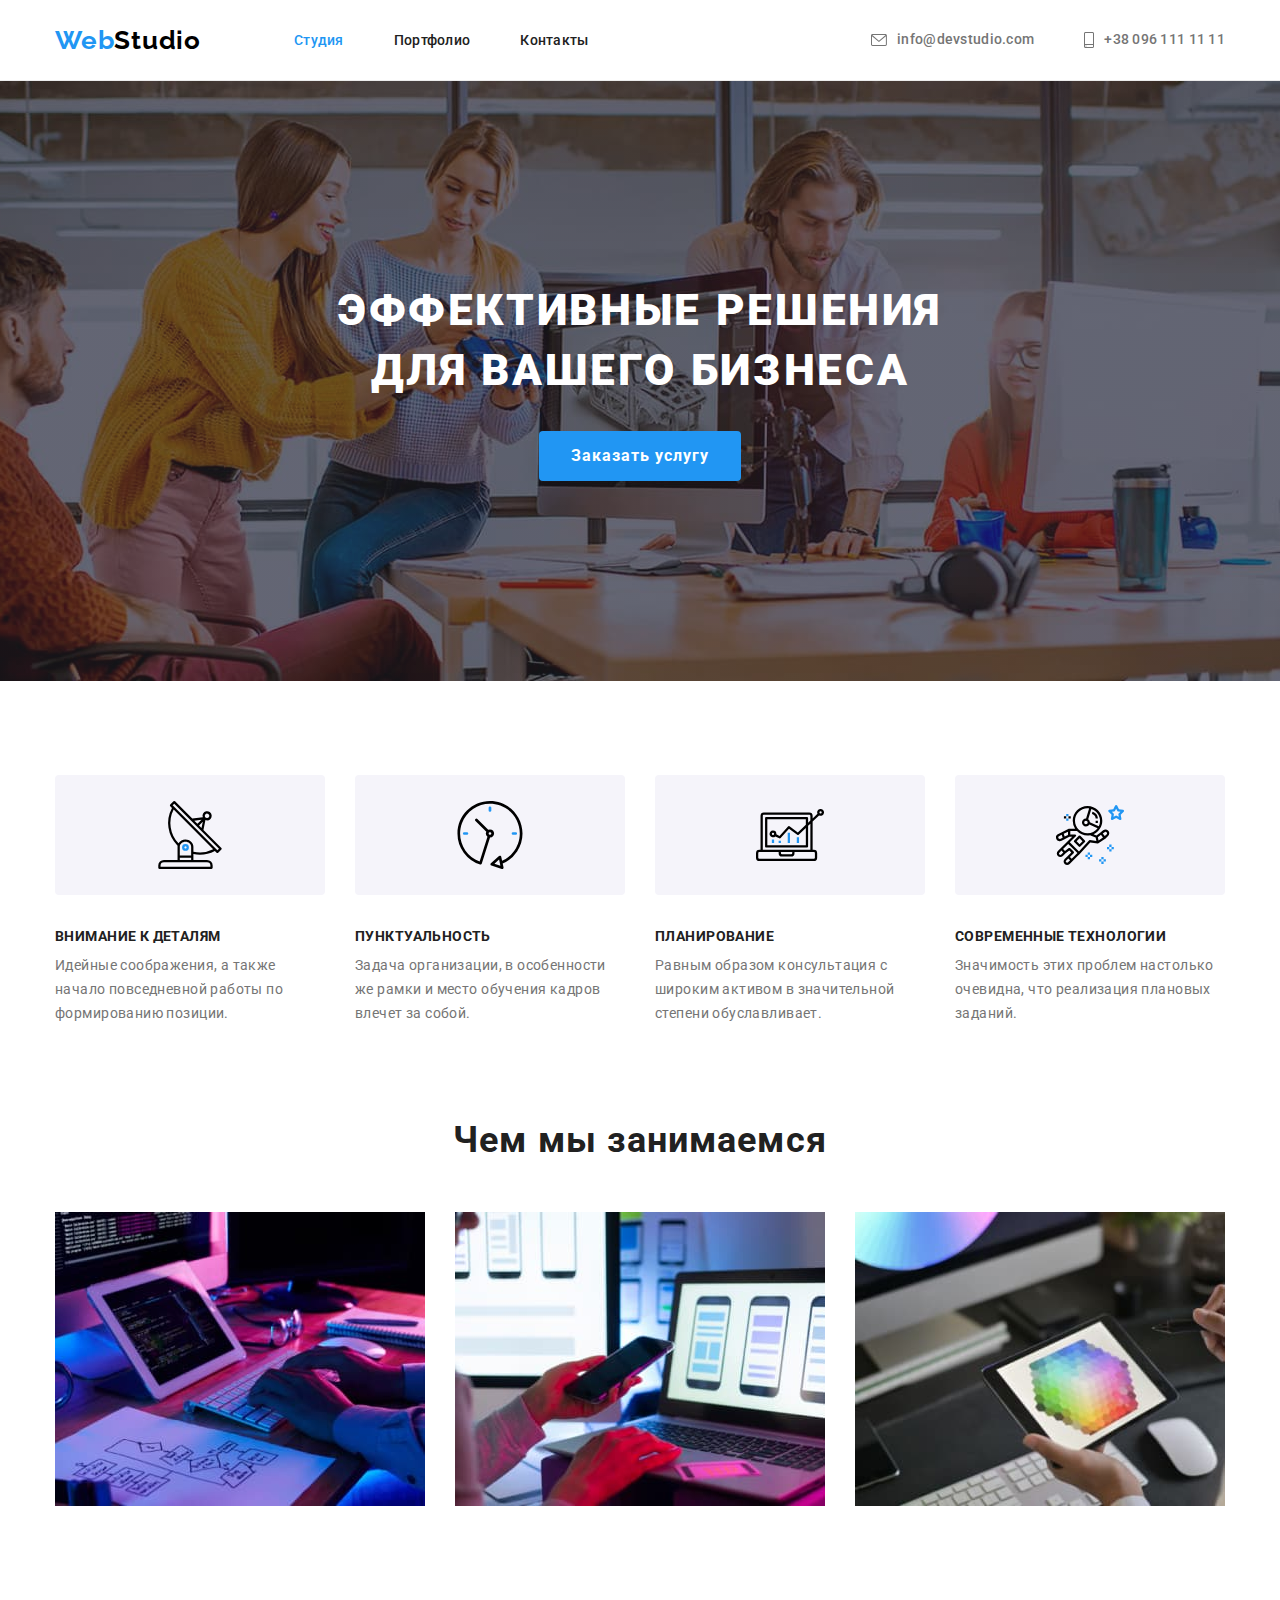
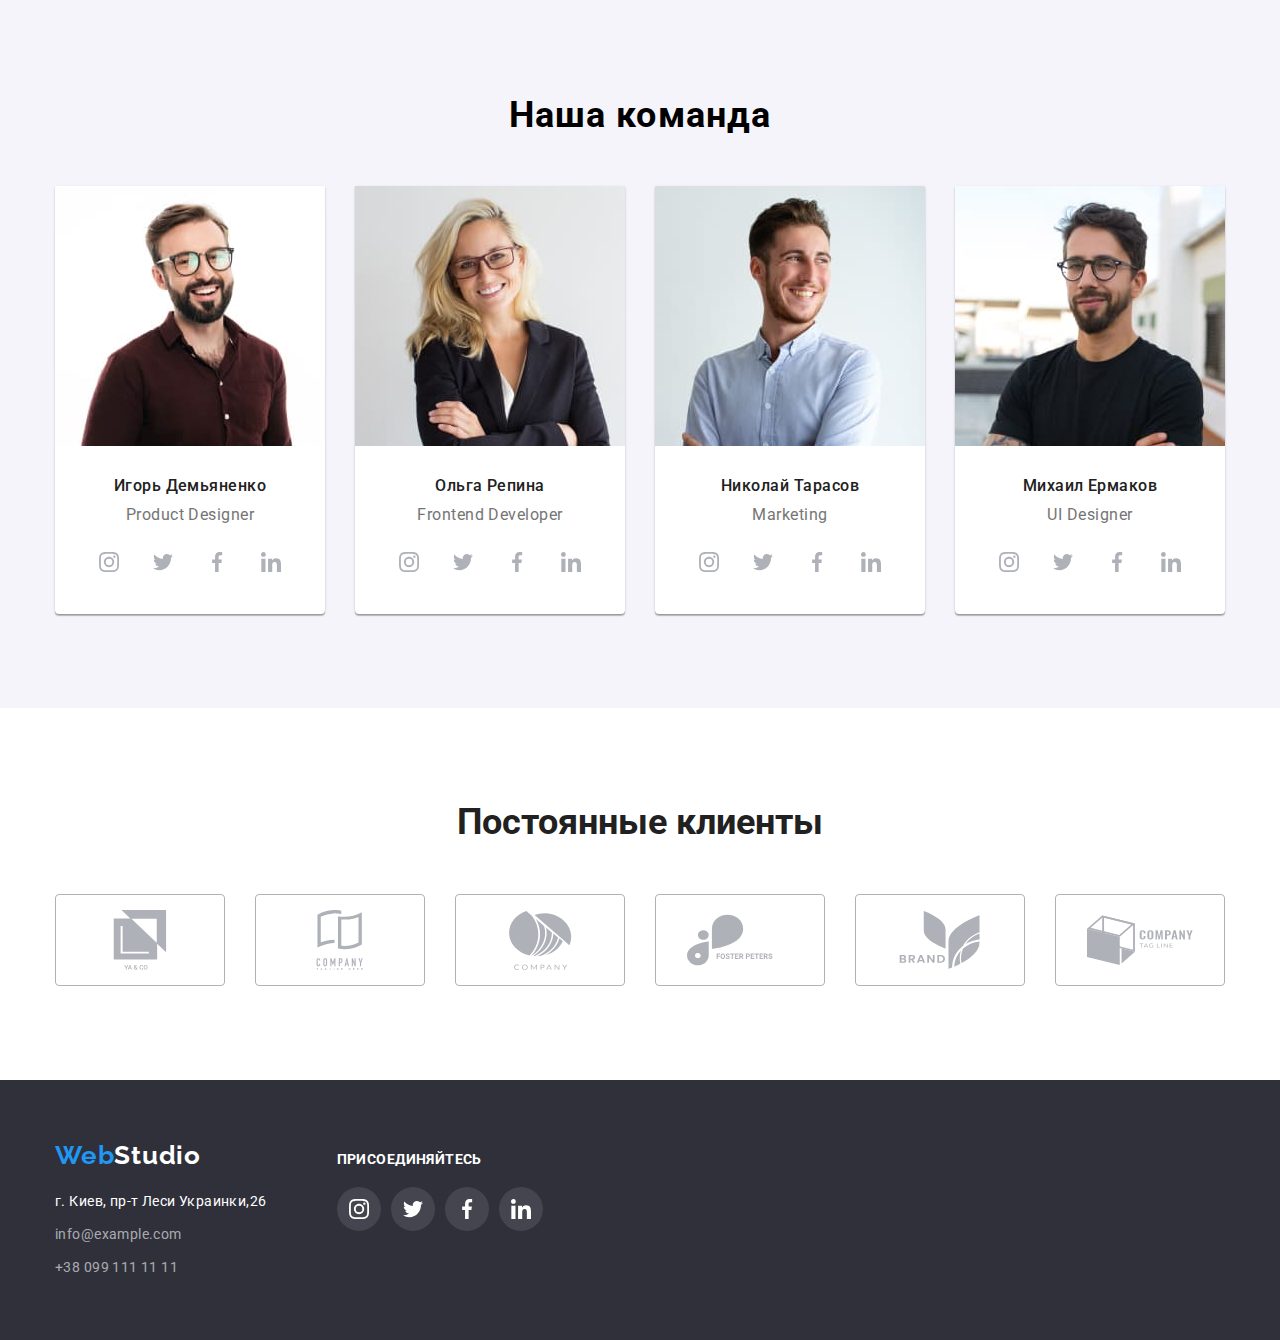
<file: index.html>
<!DOCTYPE html>
<html lang="ru">
  <head>
    <meta charset="UTF-8" />
    <meta http-equiv="X-UA-Compatible" content="IE=edge" />
    <meta name="viewport" content="width=device-width, initial-scale=1.0" />
    <title>Document</title>
    <link
      rel="stylesheet"
      href="https://cdn.jsdelivr.net/npm/modern-normalize@1.1.0/modern-normalize.min.css"
    />
    <link rel="stylesheet" href="./css/styles.css" />
    <link rel="preconnect" href="https://fonts.googleapis.com" />
    <link rel="preconnect" href="https://fonts.gstatic.com" crossorigin />
    <link
      href="https://fonts.googleapis.com/css2?family=Raleway:wght@700&family=Roboto:wght@400;500;700;900&display=swap"
      rel="stylesheet"
    />
  </head>
  <body>
    <header>
      <div class="container page-header-container">
        <nav class="header-navigation">
          <a href="./index.html" class="logo">Web<span class="logo-studio">Studio</span></a>
          <ul class="navigation-links">
            <li><a href="./index.html" class="links-header current">Студия</a></li>
            <li><a href="./portfolio.html" class="links-header">Портфолио</a></li>
            <li><a href="./contacts.html" class="links-header">Контакты</a></li>
          </ul>
        </nav>
        <ul class="header-contacts">
          <li>
            <div class="contacts">
              <a href="mailto:info@devstudio.com" class="links-header"
                ><svg class="icon-letter" width="16" height="14">
                  <use href="./images/icons.svg#icon-letter"></use></svg
                >info@devstudio.com</a
              >
            </div>
          </li>
          <li>
            <div class="contacts">
              <a href="tel:+380961111111" class="links-header"
                ><svg class="icon-phone" width="10" height="16">
                  <use href="./images/icons.svg#icon-smartphone"></use>
                </svg>
                +38 096 111 11 11</a
              >
            </div>
          </li>
        </ul>
      </div>
    </header>
    <main>
      <section class="hero section">
        <div class="container hero-img-button">
          <h1 class="hero-title">Эффективные решения для вашего бизнеса</h1>
          <button type="button" class="button-hero">Заказать услугу</button>
        </div>
      </section>
      <section class="advantage section">
        <div class="container">
          <h2 class="visually-hidden">преимущества</h2>
          <ul class="our-advantage">
            <li>
              <div class="items-advantage">
                <svg class="icons-advantage">
                  <use href="./images/icons.svg#icon-antenna"></use>
                  <!-- width="65px" height="70px" -->
                </svg>
              </div>
              <h3>Внимание к деталям</h3>
              <p>
                Идейные соображения, а также начало повседневной работы по формированию позиции.
              </p>
            </li>
            <li>
              <div class="items-advantage">
                <svg class="icons-advantage">
                  <use href="./images/icons.svg#icon-clock "></use>
                  <!-- width="67px" height="70px" -->
                </svg>
              </div>
              <h3>Пунктуальность</h3>
              <p>
                Задача организации, в особенности же рамки и место обучения кадров влечет за собой.
              </p>
            </li>
            <li>
              <div class="items-advantage">
                <svg class="icons-advantage">
                  <use href="./images/icons.svg#icon-diagram"></use>
                  <!-- width="70px" height="54px" -->
                </svg>
              </div>
              <h3>Планирование</h3>
              <p>
                Равным образом консультация с широким активом в значительной степени обуславливает.
              </p>
            </li>
            <li>
              <div class="items-advantage">
                <svg class="icons-advantage">
                  <use href="./images/icons.svg#icon-astronaut"></use>
                  <!-- width="70px" height="70px" -->
                </svg>
              </div>
              <h3>Современные технологии</h3>
              <p>Значимость этих проблем настолько очевидна, что реализация плановых заданий.</p>
            </li>
          </ul>
        </div>
      </section>
      <section class="work section">
        <div class="container">
          <h2 class="work-title">Чем мы занимаемся</h2>
          <ul class="our-work">
            <li>
              <img
                src="./images/img2.jpg"
                alt="процесс создания сайта,приложения"
                width="370"
                height="294"
              />
            </li>
            <li>
              <img
                src="./images/img3.jpg"
                alt="оптимизация сайта для потребителей"
                width="370"
                height="294"
              />
            </li>
            <li>
              <img
                src="./images/img4.jpg"
                alt="сопоставление всех за и против"
                width="370"
                height="294"
              />
            </li>
          </ul>
        </div>
      </section>
      <section class="team section">
        <div class="container">
          <h2 class="title-team">Наша команда</h2>
          <ul class="our-team">
            <li>
              <img src="./images/img5.jpg" alt="фото Игорь Демьяненко" width="270" height="260" />
              <div class="info-team">
                <h3 class="team-img-titles">Игорь Демьяненко</h3>
                <p lang="en">Product Designer</p>

                <ul class="social-list-team">
                  <li class="social-items-team">
                    <a href="" class="social-links-team"
                      ><svg class="social-team-icons" width="20px" height="20px">
                        <use href="./images/icons.svg#icon-instagram"></use></svg
                    ></a>
                  </li>
                  <li class="social-items-team">
                    <a href="" class="social-links-team"
                      ><svg class="social-team-icons" width="20px" height="20px">
                        <use href="./images/icons.svg#icon-twitter"></use></svg
                    ></a>
                  </li>
                  <li class="social-items-team">
                    <a href="" class="social-links-team"
                      ><svg class="social-team-icons" width="20px" height="20px">
                        <use href="./images/icons.svg#icon-facebook"></use></svg
                    ></a>
                  </li>
                  <li class="social-items-team">
                    <a href="" class="social-links-team"
                      ><svg class="social-team-icons" width="20px" height="20px">
                        <use href="./images/icons.svg#icon-linkedin"></use></svg
                    ></a>
                  </li>
                </ul>
              </div>
            </li>
            <li>
              <img src="./images/img6.jpg" alt="фото Ольга Репина" width="270" height="260" />
              <div class="info-team">
                <h3 class="team-img-titles">Ольга Репина</h3>
                <p lang="en">Frontend Developer</p>

                <ul class="social-list-team">
                  <li class="social-items-team">
                    <a href="" class="social-links-team"
                      ><svg class="social-team-icons" width="20px" height="20px">
                        <use href="./images/icons.svg#icon-instagram"></use></svg
                    ></a>
                  </li>
                  <li class="social-items-team">
                    <a href="" class="social-links-team"
                      ><svg class="social-team-icons" width="20px" height="20px">
                        <use href="./images/icons.svg#icon-twitter"></use></svg
                    ></a>
                  </li>
                  <li class="social-items-team">
                    <a href="" class="social-links-team"
                      ><svg class="social-team-icons" width="20px" height="20px">
                        <use href="./images/icons.svg#icon-facebook"></use></svg
                    ></a>
                  </li>
                  <li class="social-items-team">
                    <a href="" class="social-links-team"
                      ><svg class="social-team-icons" width="20px" height="20px">
                        <use href="./images/icons.svg#icon-linkedin"></use></svg
                    ></a>
                  </li>
                </ul>
              </div>
            </li>
            <li>
              <img src="./images/img7.jpg" alt="фото Николай Тарасов" width="270" height="260" />
              <div class="info-team">
                <h3 class="team-img-titles">Николай Тарасов</h3>
                <p lang="en">Marketing</p>

                <ul class="social-list-team">
                  <li class="social-items-team">
                    <a href="" class="social-links-team"
                      ><svg class="social-team-icons" width="20px" height="20px">
                        <use href="./images/icons.svg#icon-instagram"></use></svg
                    ></a>
                  </li>
                  <li class="social-items-team">
                    <a href="" class="social-links-team"
                      ><svg class="social-team-icons" width="20px" height="20px">
                        <use href="./images/icons.svg#icon-twitter"></use></svg
                    ></a>
                  </li>
                  <li class="social-items-team">
                    <a href="" class="social-links-team"
                      ><svg class="social-team-icons" width="20px" height="20px">
                        <use href="./images/icons.svg#icon-facebook"></use></svg
                    ></a>
                  </li>
                  <li class="social-items-team">
                    <a href="" class="social-links-team"
                      ><svg class="social-team-icons" width="20px" height="20px">
                        <use href="./images/icons.svg#icon-linkedin"></use></svg
                    ></a>
                  </li>
                </ul>
              </div>
            </li>
            <li>
              <img src="./images/img8.jpg" alt="фото Михаил Ермаков" width="270" height="260" />
              <div class="info-team">
                <h3 class="team-img-titles">Михаил Ермаков</h3>
                <p lang="en">UI Designer</p>

                <ul class="social-list-team">
                  <li class="social-items-team">
                    <a href="" class="social-links-team"
                      ><svg class="social-team-icons" width="20px" height="20px">
                        <use href="./images/icons.svg#icon-instagram"></use></svg
                    ></a>
                  </li>
                  <li class="social-items-team">
                    <a href="" class="social-links-team"
                      ><svg class="social-team-icons" width="20px" height="20px">
                        <use href="./images/icons.svg#icon-twitter"></use></svg
                    ></a>
                  </li>
                  <li class="social-items-team">
                    <a href="" class="social-links-team"
                      ><svg class="social-team-icons" width="20px" height="20px">
                        <use href="./images/icons.svg#icon-facebook"></use></svg
                    ></a>
                  </li>
                  <li class="social-items-team">
                    <a href="" class="social-links-team"
                      ><svg class="social-team-icons" width="20px" height="20px">
                        <use href="./images/icons.svg#icon-linkedin"></use></svg
                    ></a>
                  </li>
                </ul>
              </div>
            </li>
          </ul>
        </div>
      </section>
      <section class="our-clients section">
        <div class="clients container">
          <h2 class="clients-title">Постоянные клиенты</h2>
          <ul class="list-clients">
            <li class="clients-items">
              <a href="" class="links-clients">
                <svg class="clients-icon" width="106" height="60">
                  <use href="./images/icons.svg#icon-group" class="icons"></use>
                </svg>
              </a>
            </li>
            <li class="clients-items">
              <a href="" class="links-clients">
                <svg class="clients-icon" width="106" height="60">
                  <use href="./images/icons.svg#icon-group2"></use>
                </svg>
              </a>
            </li>
            <li class="clients-items">
              <a href="" class="links-clients">
                <svg class="clients-icon" width="106" height="60">
                  <use href="./images/icons.svg#icon-group3"></use>
                </svg>
              </a>
            </li>
            <li class="clients-items">
              <a href="" class="links-clients">
                <svg class="clients-icon" width="106" height="60">
                  <use href="./images/icons.svg#icon-group4"></use>
                </svg>
              </a>
            </li>
            <li class="clients-items">
              <a href="" class="links-clients">
                <svg class="clients-icon" width="106" height="60">
                  <use href="./images/icons.svg#icon-group5"></use>
                </svg>
              </a>
            </li>
            <li class="clients-items">
              <a href="" class="links-clients">
                <svg class="clients-icon" width="106" height="60">
                  <use href="./images/icons.svg#icon-group6"></use>
                </svg>
              </a>
            </li>
          </ul>
        </div>
      </section>
    </main>
    <footer>
      <div class="container footer-links">
        <div>
          <a href="./index.html" class="logo">Web<span class="logo-studio-footer">Studio</span></a>
          <address>
            <ul class="links-address">
              <li>
                <a
                  href="https://goo.gl/maps/tHjSm2KnyTcFrMC39"
                  target="_blank"
                  rel="noreferrer noopener"
                  style="color: white"
                  >г. Киев, пр-т Леси Украинки,26</a
                >
              </li>
              <li>
                <a href="mailto:info@example.com" target="_blank" rel="noreferrer noopener"
                  >info@example.com</a
                >
              </li>
              <li>
                <a href="tel:+380991111111" target="_blank" rel="noreferrer noopener"
                  >+38 099 111 11 11</a
                >
              </li>
            </ul>
          </address>
        </div>
        <div class="social-links-footer">
          <h2 class="visually-hidden">присоеденяйтесь</h2>
          <div class="social-links-box">
            <p class="footer-list-title">присоединяйтесь</p>
            <ul class="social-links-list">
              <li class="social-list-items-footer">
                <a href="" class="social-links-items-footer">
                  <svg class="social-list-icons-footer" width="20px" height="20px">
                    <use href="./images/icons.svg#icon-instagram"></use>
                  </svg>
                </a>
              </li>
              <li class="social-list-items-footer">
                <a href="" class="social-links-items-footer">
                  <svg class="social-list-icons-footer" width="20px" height="20px">
                    <use href="./images/icons.svg#icon-twitter"></use>
                  </svg>
                </a>
              </li>
              <li class="social-list-items-footer">
                <a href="" class="social-links-items-footer">
                  <svg class="social-list-icons-footer" width="20px" height="20px">
                    <use href="./images/icons.svg#icon-facebook"></use>
                  </svg>
                </a>
              </li>
              <li class="social-list-items-footer">
                <a href="" class="social-links-items-footer">
                  <svg class="social-list-icons-footer" width="20px" height="20px">
                    <use href="./images/icons.svg#icon-linkedin"></use>
                  </svg>
                </a>
              </li>
            </ul>
          </div>
        </div>
      </div>
    </footer>
  </body>
</html>
</file>
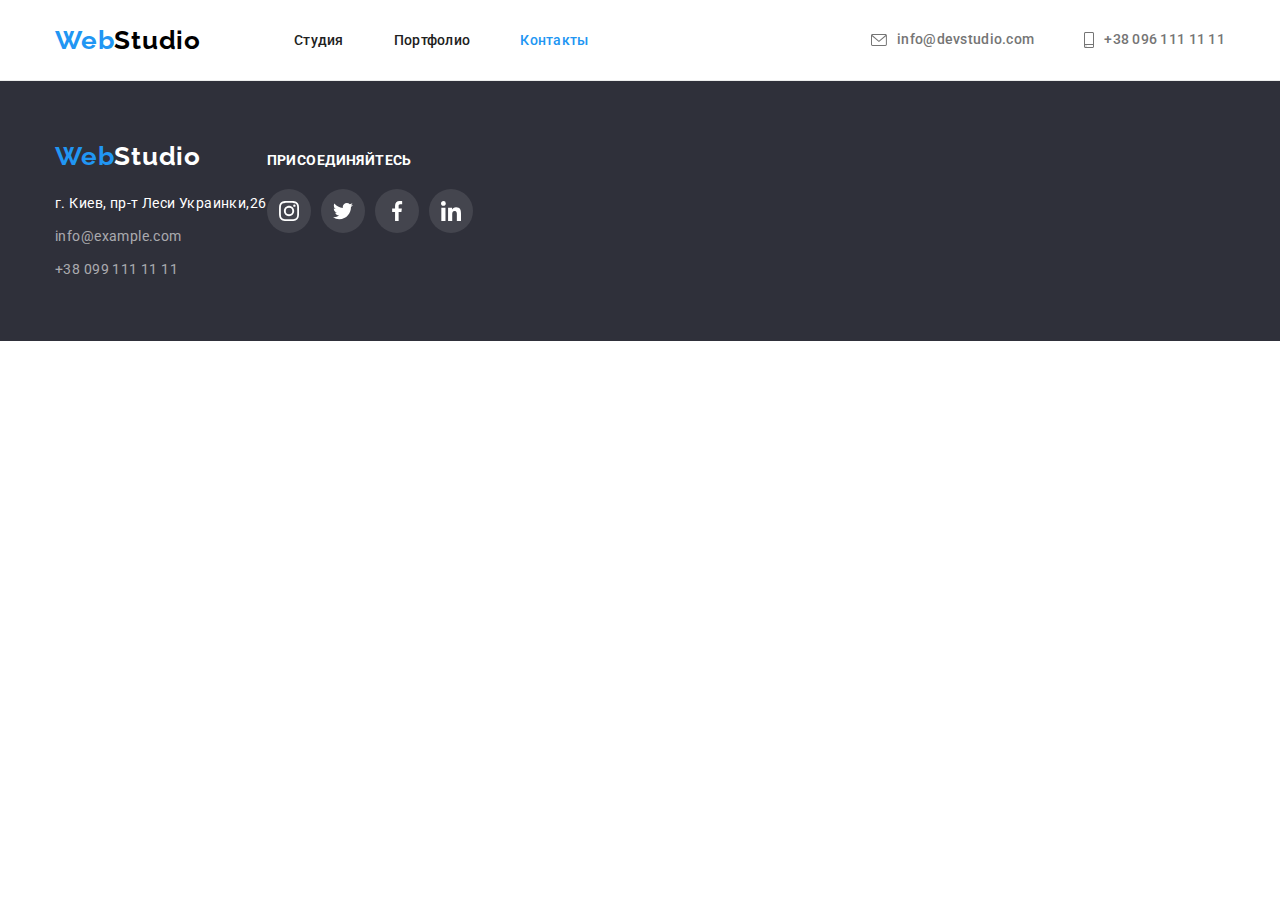
<file: contacts.html>
<!DOCTYPE html>
<html lang="ru">
  <head>
    <meta charset="UTF-8" />
    <meta http-equiv="X-UA-Compatible" content="IE=edge" />
    <meta name="viewport" content="width=device-width, initial-scale=1.0" />
    <title>Document</title>
    <link
      rel="stylesheet"
      href="https://cdn.jsdelivr.net/npm/modern-normalize@1.1.0/modern-normalize.min.css"
    />
    <link rel="stylesheet" href="./css/styles.css" />
    <link rel="preconnect" href="https://fonts.googleapis.com" />
    <link rel="preconnect" href="https://fonts.gstatic.com" crossorigin />
    <link
      href="https://fonts.googleapis.com/css2?family=Raleway:wght@700&family=Roboto:wght@400;500;700;900&display=swap"
      rel="stylesheet"
    />
  </head>
  <body>
    <header>
      <div class="container page-header-container">
        <nav class="header-navigation">
          <a href="./index.html" class="logo">Web<span class="logo-studio">Studio</span></a>
          <ul class="navigation-links">
            <li><a href="./index.html" class="links-header">Студия</a></li>
            <li><a href="./portfolio.html" class="links-header">Портфолио</a></li>
            <li><a href="./contacts.html" class="links-header current">Контакты</a></li>
          </ul>
        </nav>
        <ul class="header-contacts">
          <li>
            <div class="contacts">
              <a href="mailto:info@devstudio.com" class="links-header"
                ><svg class="icon-letter" width="16" height="14">
                  <use href="./images/icons.svg#icon-letter"></use></svg
                >info@devstudio.com</a
              >
            </div>
          </li>
          <li>
            <div class="contacts">
              <a href="tel:+380961111111" class="links-header"
                ><svg class="icon-phone" width="10" height="16">
                  <use href="./images/icons.svg#icon-smartphone"></use>
                </svg>
                +38 096 111 11 11</a
              >
            </div>
          </li>
        </ul>
      </div>
    </header>
    <footer>
      <div class="container footer-links">
        <div>
          <a href="./index.html" class="logo">Web<span class="logo-studio-footer">Studio</span></a>
          <address>
            <ul class="links-address">
              <li>
                <a
                  href="https://goo.gl/maps/tHjSm2KnyTcFrMC39"
                  target="_blank"
                  rel="noreferrer noopener"
                  style="color: white"
                  >г. Киев, пр-т Леси Украинки,26</a
                >
              </li>
              <li>
                <a href="mailto:info@example.com" target="_blank" rel="noreferrer noopener"
                  >info@example.com</a
                >
              </li>
              <li>
                <a href="tel:+380991111111" target="_blank" rel="noreferrer noopener"
                  >+38 099 111 11 11</a
                >
              </li>
            </ul>
          </address>
        </div>
        <divclass="social-links-footer">
          <h2 class="visually-hidden">присоеденяйтесь</h2>
          <div class="social-links-box">
            <p class="footer-list-title">присоединяйтесь</p>
            <ul class="social-links-list">
              <li class="social-list-items-footer">
                <a href="" class="social-links-items-footer">
                  <svg class="social-list-icons-footer" width="20px" height="20px">
                    <use href="./images/icons.svg#icon-instagram"></use>
                  </svg>
                </a>
              </li>
              <li class="social-list-items-footer">
                <a href="" class="social-links-items-footer">
                  <svg class="social-list-icons-footer" width="20px" height="20px">
                    <use href="./images/icons.svg#icon-twitter"></use>
                  </svg>
                </a>
              </li>
              <li class="social-list-items-footer">
                <a href="" class="social-links-items-footer">
                  <svg class="social-list-icons-footer" width="20px" height="20px">
                    <use href="./images/icons.svg#icon-facebook"></use>
                  </svg>
                </a>
              </li>
              <li class="social-list-items-footer">
                <a href="" class="social-links-items-footer">
                  <svg class="social-list-icons-footer" width="20px" height="20px">
                    <use href="./images/icons.svg#icon-linkedin"></use>
                  </svg>
                </a>
              </li>
            </ul>
          </div>
        </div>
      </div>
    </footer>
  </body>
</html>
</file>
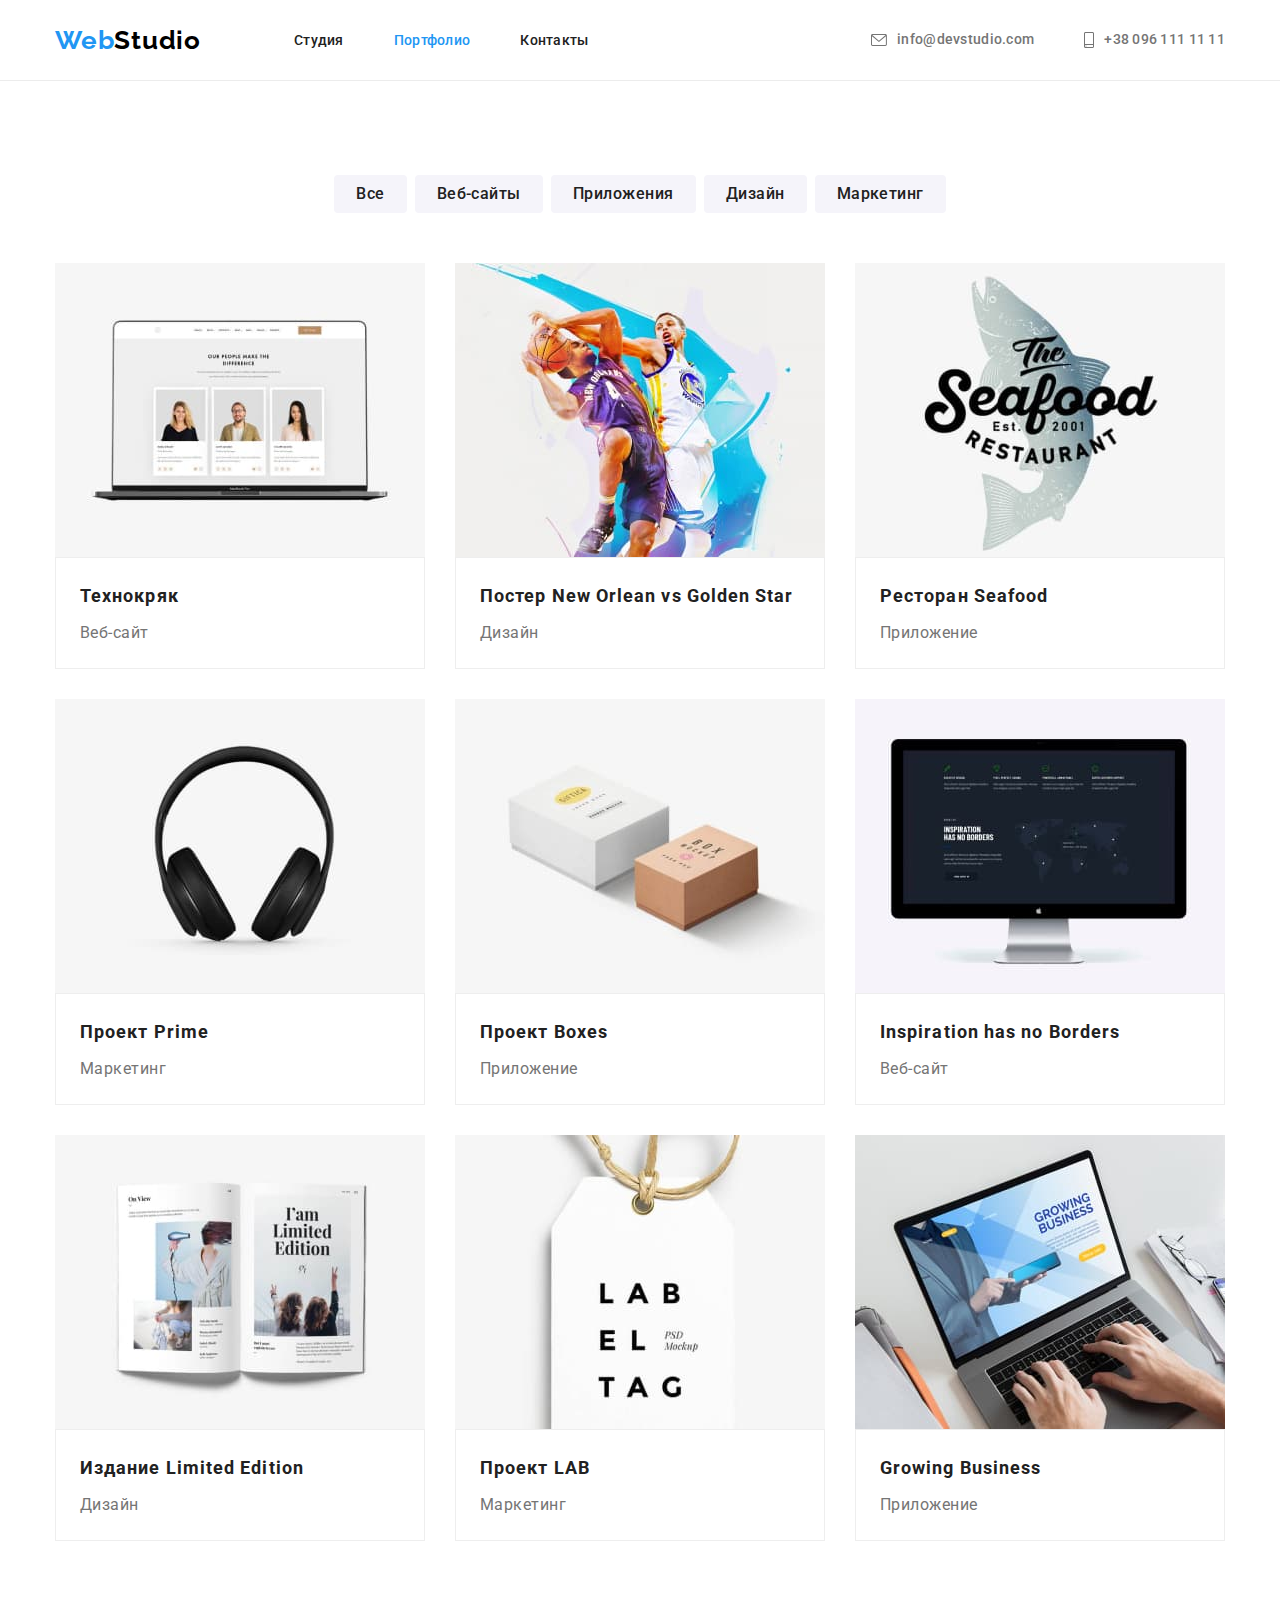
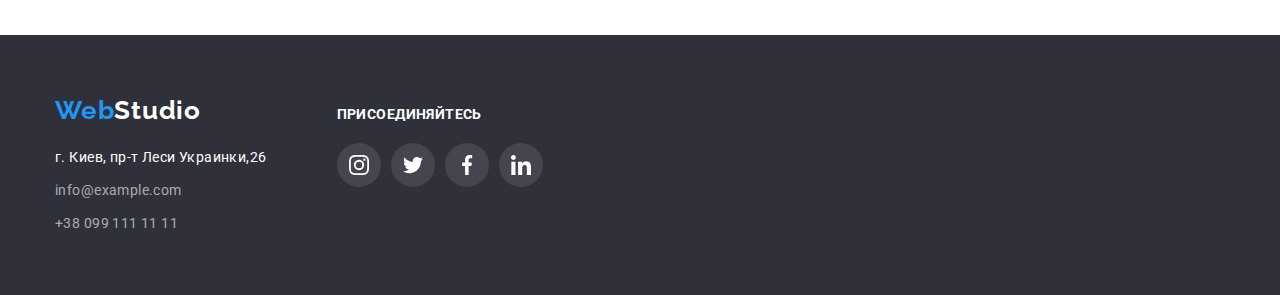
<file: portfolio.html>
<!DOCTYPE html>
<html lang="ru">
  <head>
    <meta charset="UTF-8" />
    <meta http-equiv="X-UA-Compatible" content="IE=edge" />
    <meta name="viewport" content="width=device-width, initial-scale=1.0" />
    <title>Document</title>
    <link
      rel="stylesheet"
      href="https://cdn.jsdelivr.net/npm/modern-normalize@1.1.0/modern-normalize.min.css"
    />
    <link rel="stylesheet" href="./css/styles.css" />
    <link rel="preconnect" href="https://fonts.googleapis.com" />
    <link rel="preconnect" href="https://fonts.gstatic.com" crossorigin />
    <link
      href="https://fonts.googleapis.com/css2?family=Raleway:wght@700&family=Roboto:wght@400;500;700;900&display=swap"
      rel="stylesheet"
    />
  </head>
  <body>
    <header>
      <div class="container page-header-container">
        <nav class="header-navigation">
          <a href="./index.html" class="logo">Web<span class="logo-studio">Studio</span></a>
          <ul class="navigation-links">
            <li><a href="./index.html" class="links-header">Студия</a></li>
            <li><a href="./portfolio.html" class="links-header current">Портфолио</a></li>
            <li><a href="./contacts.html" class="links-header">Контакты</a></li>
          </ul>
        </nav>
        <ul class="header-contacts">
          <li>
            <div class="contacts">
              <a href="mailto:info@devstudio.com" class="links-header"
                ><svg class="icon-letter" width="16" height="14">
                  <use href="./images/icons.svg#icon-letter"></use></svg
                >info@devstudio.com</a
              >
            </div>
          </li>
          <li>
            <div class="contacts">
              <a href="tel:+380961111111" class="links-header"
                ><svg class="icon-phone" width="10" height="16">
                  <use href="./images/icons.svg#icon-smartphone"></use>
                </svg>
                +38 096 111 11 11</a
              >
            </div>
          </li>
        </ul>
      </div>
    </header>
    <main>
      <section class="galery-portfolio section">
        <div class="container">
          <h1 class="visually-hidden">портфолио</h1>
          <!-- <h2 class="visually-hidden">Кнопки</h2> -->
          <ul class="portfolio-menu">
            <li class="portfolio-menu-items">
              <button type="button" class="btn-portfolio-menu">Все</button>
            </li>
            <li class="portfolio-menu-items">
              <button type="button" class="btn-portfolio-menu">Веб-сайты</button>
            </li>
            <li class="portfolio-menu-items">
              <button type="button" class="btn-portfolio-menu">Приложения</button>
            </li>
            <li class="portfolio-menu-items">
              <button type="button" class="btn-portfolio-menu">Дизайн</button>
            </li>
            <li class="portfolio-menu-items">
              <button type="button" class="btn-portfolio-menu">Маркетинг</button>
            </li>
          </ul>
          <!-- <h2 class="visually-hidden">галерея</h2> -->
          <ul class="img-portfolio">
            <li class="img-portfolio-items">
              <a href="" class="img-portfolio-links">
                <img
                  src="./images/img1portfolio.jpg"
                  alt="фото специалистов"
                  width="370"
                  height="294"
                />
                <div class="info-portfolio">
                  <h2>Технокряк</h2>
                  <p>Веб-сайт</p>
                </div>
              </a>
            </li>
            <li class="img-portfolio-items">
              <a href="" class="img-portfolio-links">
                <img
                  src="./images/img2portfolio.jpg"
                  alt="постер с баскетболистамы"
                  width="370"
                  height="294"
                />
                <div class="info-portfolio">
                  <h2>Постер New Orlean vs Golden Star</h2>
                  <p>Дизайн</p>
                </div>
              </a>
            </li>
            <li class="img-portfolio-items">
              <a href="" class="img-portfolio-links">
                <img
                  src="./images/img3portfolio.jpg"
                  alt="созданое приложение"
                  width="370"
                  height="294"
                />
                <div class="info-portfolio">
                  <h2>Ресторан Seafood</h2>
                  <p>Приложение</p>
                </div>
              </a>
            </li>
            <li class="img-portfolio-items">
              <a href="" class="img-portfolio-links">
                <img
                  src="./images/img4portfolio.jpg"
                  alt="реклама наушников"
                  width="370"
                  height="294"
                />
                <div class="info-portfolio">
                  <h2>Проект Prime</h2>
                  <p>Маркетинг</p>
                </div>
              </a>
            </li>
            <li class="img-portfolio-items">
              <a href="" class="img-portfolio-links">
                <img
                  src="./images/img5portfolio.jpg"
                  alt="созданое приложение 2"
                  width="370"
                  height="294"
                />
                <div class="info-portfolio">
                  <h2>Проект Boxes</h2>
                  <p>Приложение</p>
                </div>
              </a>
            </li>
            <li class="img-portfolio-items">
              <a href="" class="img-portfolio-links">
                <img
                  src="./images/img6portfolio.jpg"
                  alt="сделаный вебсайт"
                  width="370"
                  height="294"
                />
                <div class="info-portfolio">
                  <h2>Inspiration has no Borders</h2>
                  <p>Веб-сайт</p>
                </div>
              </a>
            </li>
            <li class="img-portfolio-items">
              <a href="" class="img-portfolio-links">
                <img
                  src="./images/img7portfolio.jpg"
                  alt="созданый дизайн книги"
                  width="370"
                  height="294"
                />
                <div class="info-portfolio">
                  <h2>Издание Limited Edition</h2>
                  <p>Дизайн</p>
                </div>
              </a>
            </li>
            <li class="img-portfolio-items">
              <a href="" class="img-portfolio-links">
                <img src="./images/img8portfolio.jpg" alt="реклама " width="370" height="294" />
                <div class="info-portfolio">
                  <h2>Проект LAB</h2>
                  <p>Маркетинг</p>
                </div>
              </a>
            </li>
            <li class="img-portfolio-items">
              <a href="" class="img-portfolio-links">
                <img
                  src="./images/img9portfolio.jpg"
                  alt="созданое приложение 3"
                  width="370"
                  height="294"
                />
                <div class="info-portfolio">
                  <h2>Growing Business</h2>
                  <p>Приложение</p>
                </div>
              </a>
            </li>
          </ul>
        </div>
      </section>
    </main>
    <footer>
      <div class="container footer-links">
        <div>
          <a href="./index.html" class="logo">Web<span class="logo-studio-footer">Studio</span></a>
          <address>
            <ul class="links-address">
              <li>
                <a
                  href="https://goo.gl/maps/tHjSm2KnyTcFrMC39"
                  target="_blank"
                  rel="noreferrer noopener"
                  style="color: white"
                  >г. Киев, пр-т Леси Украинки,26</a
                >
              </li>
              <li>
                <a href="mailto:info@example.com" target="_blank" rel="noreferrer noopener"
                  >info@example.com</a
                >
              </li>
              <li>
                <a href="tel:+380991111111" target="_blank" rel="noreferrer noopener"
                  >+38 099 111 11 11</a
                >
              </li>
            </ul>
          </address>
        </div>
        <div class="social-links-footer">
          <h2 class="visually-hidden">присоеденяйтесь</h2>
          <div class="social-links-box">
            <p class="footer-list-title">присоединяйтесь</p>
            <ul class="social-links-list">
              <li class="social-list-items-footer">
                <a href="" class="social-links-items-footer">
                  <svg class="social-list-icons-footer" width="20px" height="20px">
                    <use href="./images/icons.svg#icon-instagram"></use>
                  </svg>
                </a>
              </li>
              <li class="social-list-items-footer">
                <a href="" class="social-links-items-footer">
                  <svg class="social-list-icons-footer" width="20px" height="20px">
                    <use href="./images/icons.svg#icon-twitter"></use>
                  </svg>
                </a>
              </li>
              <li class="social-list-items-footer">
                <a href="" class="social-links-items-footer">
                  <svg class="social-list-icons-footer" width="20px" height="20px">
                    <use href="./images/icons.svg#icon-facebook"></use>
                  </svg>
                </a>
              </li>
              <li class="social-list-items-footer">
                <a href="" class="social-links-items-footer">
                  <svg class="social-list-icons-footer" width="20px" height="20px">
                    <use href="./images/icons.svg#icon-linkedin"></use>
                  </svg>
                </a>
              </li>
            </ul>
          </div>
        </div>
      </div>
    </footer>
  </body>
</html>
</file>
<file: css/styles.css>
:root{
    --primary-text-colorry:#212121 ;
--accent-text-color:#2196F3;
--text-color:#757575;
--logo-color-header:#000000;
--color-white:#FFFFFF;
--bgcolor-black:#2F303A;
--adress-color:rgba(255, 255, 255, 0.6);
--background-color: #E5E5E5;
--background-color-team: #F5F4FA;
--font-family-secondary: 'Raleway',sans-serif;
--font-family-primary: 'Roboto',sans-serif;
--icons-color:#AFB1B8;
}

h1,h2,h3,p{
    margin-top: 0;
    margin-bottom: 0;
}
ul,ol{
    padding-left: 0;
        margin-top: 0;
            margin-bottom: 0;
                list-style: none;

}
img{
    display: block;
    max-width: 100%;
    height: auto;
}
.section{
    padding-bottom: 94px;
    padding-top: 94px;
}
.link{
    text-decoration: none;
}
.container{
    margin-left: auto;
    margin-right: auto;
    width: 1200px;
    padding-left: 15px;
    padding-right: 15px;
}
body{
font-family: 'Roboto',
        sans-serif;
        color:var(--primary-text-colorry) ;
    background-color: var(--color-white);
    font-size: 14px;
    letter-spacing:0.03 ;
}
ul {
list-style: none;
}
a {
    text-decoration: none;
}
button {
    cursor:pointer;
    font-family:var(--font-family-primary) ;
border: none;
display: block;
margin: 0 auto;

}
/* ///////////////////header////////////////////////// */
header{border-bottom: 1px solid #ECECEC;}
.page-header-container {
    display: flex;
    align-items: center;
    height: 80px;
    }
.header-navigation{
    display: flex;
align-items: center;

}
.navigation-links{
    display: flex;
    margin-left: 93px;
    gap:50px
}
.navigation-links a:hover,
.navigation-links a:focus{
    color: var(--accent-text-color);
}
.header-contacts{
    display: flex;
        margin-left: auto;
        gap: 50px;
        align-items: center;
        justify-items: center;
}
.contacts{
    display: flex;
justify-content: center;
align-items: center;
}
.links-header:hover ,
.links-header:focus {
    fill:currentColor;
color: var(--accent-text-color);
}

.icon-letter{
    margin-right: 10px;
fill: currentColor;
}
.icon-phone{
    margin-right: 10px;
    fill: currentColor;
}
.header-contacts:first-child{
    margin-right: 50px;
}

.navigation-links a{
    color:var(--primary-text-colorry) ;
font-style: normal;
font-weight: 500;
font-size: 14px;
line-height: 1.14;
letter-spacing: 0.02em;
}
a.current{
color: var(--accent-text-color);

}
.header-contacts a{
    display: flex;
    align-items: center;
    font-style: normal;
        font-weight: 500;
        font-size: 14px;
        line-height: 1.14;
        letter-spacing: 0.02em;
    
        color:var(--text-color,silver);
}
.logo{
    font-family: 'Raleway';
        font-style: normal;
        font-weight: 700;
        font-size: 26px;
        line-height: 1.19;
        letter-spacing: 0.03em;
        text-decoration:none;
        color: var(--accent-text-color);
        }
        .logo-studio{
            color:var(--logo-color-header) ;
        }
.visually-hidden {
                    position: absolute;
                    width: 1px;
                    height: 1px;
                    margin: -1px;
                    border: 0;
                    padding: 0;
        
                    white-space: nowrap;
                    clip-path: inset(100%);
                    clip: rect(0 0 0 0);
                    overflow: hidden;
                }
/* .....................герой..................... */
.hero{
    background-image: linear-gradient(rgba(47, 48, 58, 0.4), rgba(47, 48, 58, 0.4)), url(..//images/bgheroimg.jpg);
        background-repeat: no-repeat;
background-size:cover;
max-width: 1600px;
height: 600px;
margin: 0 auto;
background-position:center;
 padding: 200px 0;
  background-color: #C4C4C4;
}
.hero-title{
        font-weight: 900;
        font-size: 44px;
        line-height: 1.36;
        text-align: center;
        letter-spacing: 0.06em;
        text-transform: uppercase;
        color:var(--color-white,white);

        display: block;
        margin-bottom: 30px;
        margin-left: auto;
        margin-right: auto;

        width: 696px;
        
        
}

.button-hero{
    /* font-style: normal; */
        font-weight: 700;
        font-size: 16px;
        line-height: 1.875;
        text-align: center;
        letter-spacing: 0.06em;    
        color:var(--color-white,white);
        background: var(--accent-text-color,blue);

        padding-top: 10px;
        padding-bottom:10px;
        padding-left: 32px;
        padding-right: 32px;
        border: none;

        display:block;
        min-width: 200px;
        border-radius: 4px;
        margin-left: auto;
        margin-right: auto;
        
}
/* //////////////////переваги//////////////// */
.icons-advantage{
    /* display: flex; */
background: #F5F4FA;
    border-radius: 4px;  
    width: 270px;
    height: 120px;
        padding: 25px 101px;
    /* justify-content: center;
    padding: auto; */
}
/* .items-advantage{
    display: flex;
    flex-direction: column;
    justify-content: center;
        
} */
/* .items-advantage>.icons-advantage { 
    justify-content: center;
    align-items: center;
} */
    .advantage h3{
        font-style: normal;
            font-weight: 700;
            font-size: 14px;
            line-height: 1.143;
            letter-spacing: 0.03em;
            text-transform: uppercase;
            color:var(--primary-text-colorry,black);
    }
    .advantage p{
        font-style: normal;
            font-weight: 400;
            font-size: 14px;
            line-height: 1.7;
            letter-spacing: 0.03em;
            color:var(--text-color,#757575);
    }
    .our-advantage{
        display:flex;
        justify-content: center;
        gap: 30px;

    }
                .our-advantage h3{
                    margin-bottom: 10px;
                }
    .items-advantage{
        width: 270px;
        text-align:start;
            margin-bottom: 30px;

    }
    /* робота */
    .our-work{
display: flex;
flex-wrap: wrap;
gap: 30px;
justify-content: center;
   }
    .work-title{
        font-style: normal;
            font-weight: 700;
            font-size: 36px;
            line-height: 1.17;
            text-align: center;
            letter-spacing: 0.03em;
            margin-bottom: 50px;
        
            color:var(--primary-text-colorry,black);
    }
    
    .work{
        padding-top: 0px;
    }
   /* //////////////////// команда///////////////// */
  
    .team{
        background-color:var(--background-color-team) ;
    }
    .team-img-titles{
        margin-bottom: 10px;
    }
    .info-team{
        padding: 30px 0;
    }
    .title-team{
        font-style: normal;
            font-weight: 700;
            font-size: 36px;
            line-height: 1.17;
            text-align: center;
            letter-spacing: 0.03em;
                        color:var(--primary-text-,black);

            margin-bottom: 50px;
            margin-left: auto;
            margin-right: auto;
        
    }
    /* .info-team{
        marging: 30px 0;
    } */
    .our-team h3{
        font-style: normal;
            font-weight: 500;
            font-size: 16px;
            line-height: 1.19;
            letter-spacing: 0.03em;
        
            color:var(--primary-text-colorry,black);
    }
    .our-team p{
        font-style: normal;
            font-weight: 400;
            font-size: 16px;
            line-height: 1.19;
            letter-spacing: 0.03em;
                   
            color:var(--text-color,silver);
    }
    .our-team{
        display: flex;
        flex-wrap: wrap;
        gap: 30px;
        justify-content:center;
        text-align: center;
    }
    .our-team li{
        background-color: #fff;
                    border-radius: 0px 0px 4px 4px;
                    box-shadow: 0px 1px 3px rgba(0, 0, 0, 0.12), 0px 1px 1px rgba(0, 0, 0, 0.14), 0px 2px 1px rgba(0, 0, 0, 0.2);
    }
         .social-list-team {
             display: flex;
             gap: 10px;
             justify-content: center;
             margin-top: 16px;

         }
    
         .social-list-team li  {
             box-shadow: none;
            }
            .social-links-team{
                display: flex;
                width: 44px;
                border-radius: 50%;
             height: 44px;
             background-color: #FFFFFF;
             justify-content: center;
             align-items: center;                             
                color:var(--icons-color);
                 }
                 .social-links-team:hover,
                 .social-links-team:focus{
                    color: var(--color-white);
                    background-color:var(--accent-text-color);}
                    .social-team-icons{
                        fill: currentColor;
                    }
    /* ///////////////////////clients////////////////// */
    .clients-items{
        display: flex;
                width: 170px;
                    height: 92px;
                    justify-content: center;
                    align-items: center;
    }
    .clients-title{
        text-align: center;
        margin-bottom: 50px;
        font-weight: 700;
        font-size: 36px;
        line-height: 1.16;
    }
    .list-clients{
        display: flex;
        justify-content: center;
        gap: 30px;
    }
    .links-clients{
        display: flex;
        border: 1px solid #AFB1B8;
     border-radius: 4px;
        width: 170px;
        height: 92px;
        justify-content: center;
        align-items: center;
        color:var(--icons-color);
    } 
    .links-clients:hover,
    .links-clients:focus {
        border-color: var(--accent-text-color);
        color: var(--accent-text-color);
    }
    .clients-icon{
        fill: currentColor;
                        
                    }
    
   /* //////////////////// footer////////////////////// */
.social-links-items-footer{
    display: flex;
    width: 44px;
    color: var(--color-white);
height: 44px;
border-radius: 50%;
background-color: rgba(255, 255, 255, 0.1);
justify-content: center;
align-items: center;
}
.social-links-items-footer:hover,
.social-links-items-footer:focus{
    background-color: var(--accent-text-color);
}
   .footer-list-title{
    font-weight: 700;
        font-size: 14px;
        line-height: 1.14;
        letter-spacing: 0.03em;
        text-transform: uppercase;
        color: var(--color-white);
        margin-bottom:20px ;
   }
   .social-links-list{
    display: flex;
    width: 206px;
    gap: 10px;
   }
    .footer-links{
        display: flex;
        align-items: baseline;
/* gap: 70px;  */
   }
   .social-links-footer{
        margin-left: 70px;
   }
        address{
            margin-top: 20px;
        }
        .links-address li:not(:last-child){
        margin-bottom: 9px;
        }
.links-address a{
    font-style: normal;
        font-weight: 400;
        font-size: 14px;
        line-height: 1.7;
        letter-spacing: 0.03em;
                color: var(--adress-color, white);
             }

             footer{
        background-color: var(--bgcolor-black, black);
    padding: 60px 0;
             }
.links-address a:hover,
.links-address a:focus {
color: var(--accent-text-color);
            }
            .logo-studio-footer{
                color:var(--color-white) ;
            }
            .social-list-icons-footer{
                fill: currentColor;
            }
                       /* /////////////////// PORTFOLIO/////////////// */
/* galery and buttons */
.portfolio-menu{
    display: flex;
    justify-content: center;
    gap:8px;
    margin-bottom: 50px;
}
.img-portfolio{
    display: flex;
    flex-wrap: wrap;
    gap:30px;
}
.img-portfolio li{
    width:370px;
    }
    .img-portfolio-links{
        display: block;
    }
        .img-portfolio-links:hover,
        .img-portfolio-links:focus{
                        box-shadow: 0px 1px 1px rgba(0, 0, 0, 0.12),
                        0px 4px 4px rgba(0, 0, 0, 0.06),
                         1px 4px 6px rgba(0, 0, 0, 0.16);
                     }
.btn-portfolio-menu:hover,
.btn-portfolio-menu:focus{
box-shadow: 0px 1px 1px rgba(0, 0, 0, 0.12), 0px 4px 4px rgba(0, 0, 0, 0.06), 1px 4px 6px rgba(0, 0, 0, 0.16);                    }
.galery-portfolio button{
    font-family: 'Roboto',
            sans-serif;
    font-style: normal;
        font-weight: 500;
        font-size: 16px;
        line-height: 1.625;
        letter-spacing: 0.03em;    
        color:var(--primary-text-colorry,black);
        background-color: var(--background-color-team);
        border-radius: 4px;
        border: var(--primary-text-colorry);

        padding: 6px 22px;
            border: none;
        
            display: block;
            min-width: 70px;
            border-radius: 4px;
            margin-left: auto;
            margin-right: auto;
}
button:hover,
button:focus{
background-color:var(--accent-text-color,blue);
color:var(--color-white) ;
}
.info-portfolio{
        border: 1px solid #EEEEEE;
padding:20px 24px;
}

.galery-portfolio h2{
    font-style: normal;
        font-weight: 700;
        font-size: 18px;
        line-height: 2;
        letter-spacing: 0.06em;
    
        color:var(--primary-text-colorry,black);
}
.galery-portfolio p{
    font-style: normal;
        font-weight: 400;
        font-size: 16px;
        line-height: 1.875;
        letter-spacing: 0.03em;
                    margin-top:4px;
    
        color:var(--text-color,silver);
}
</file>
